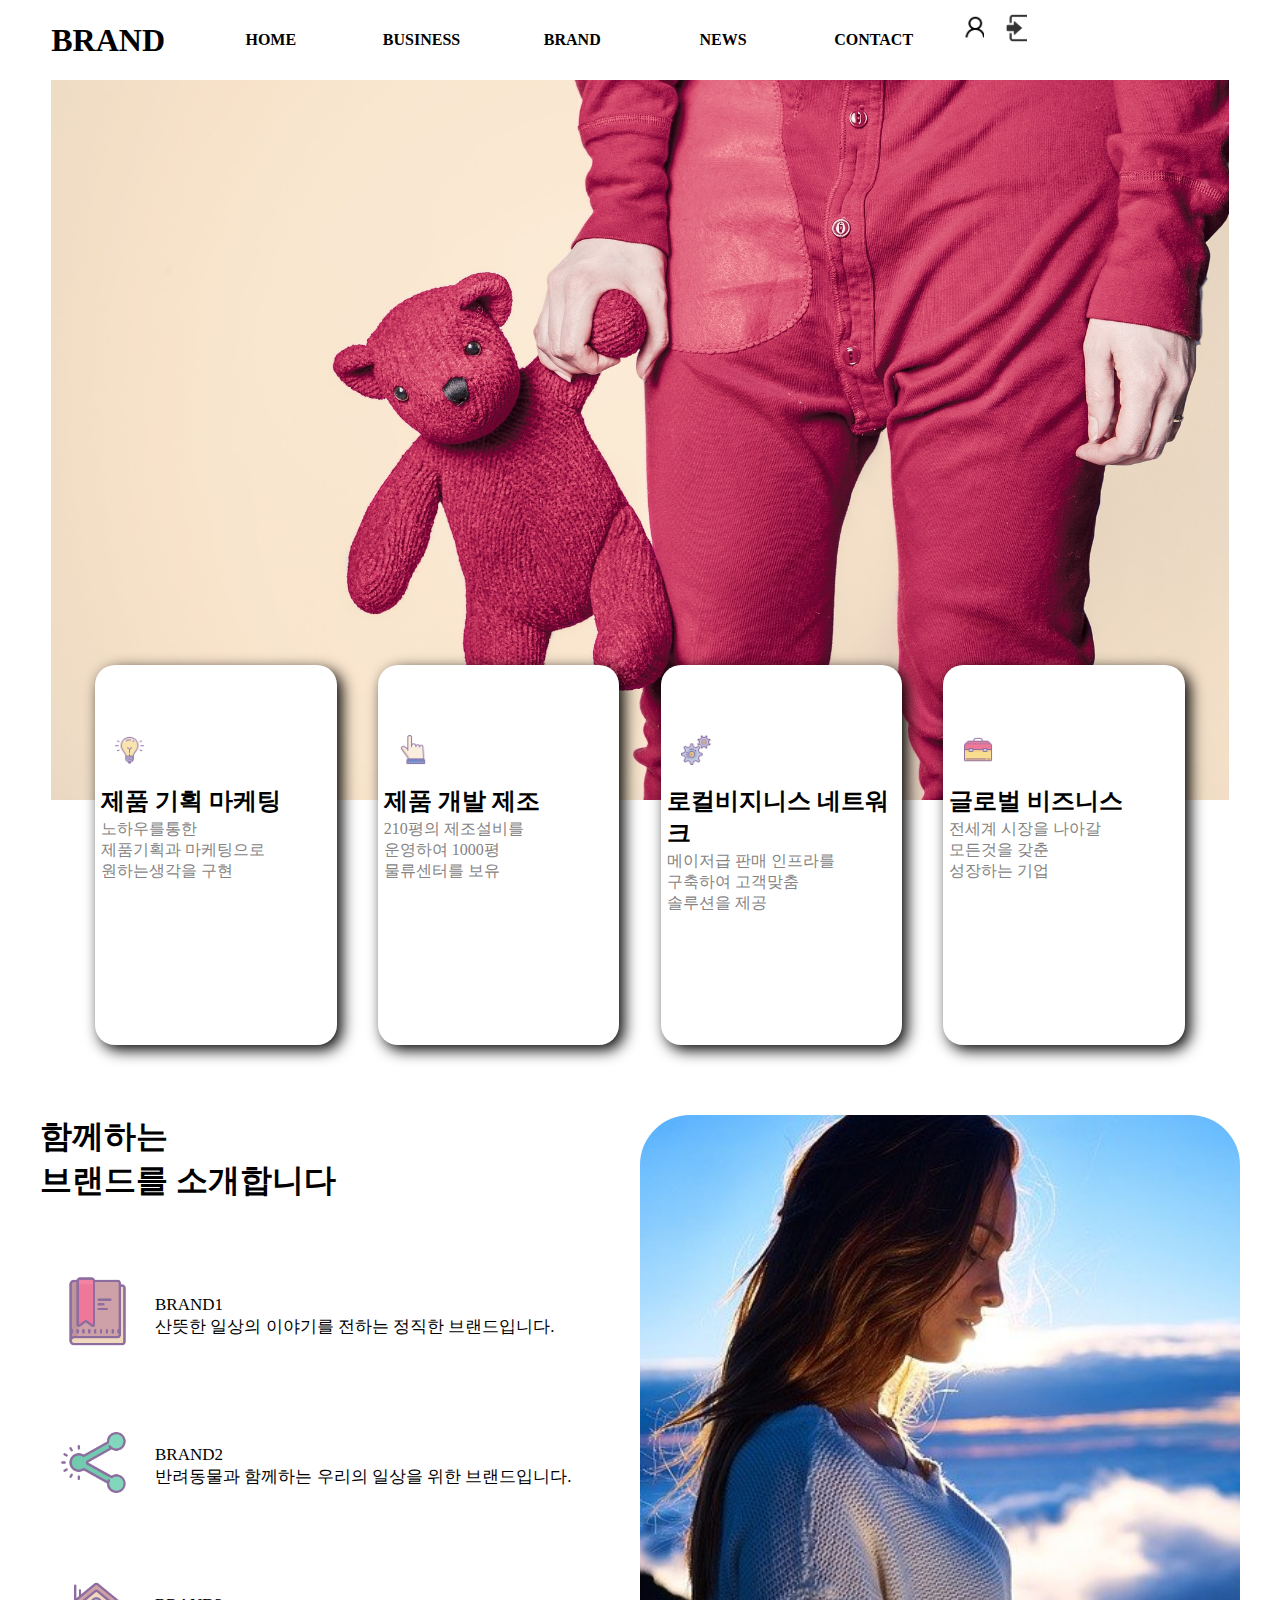
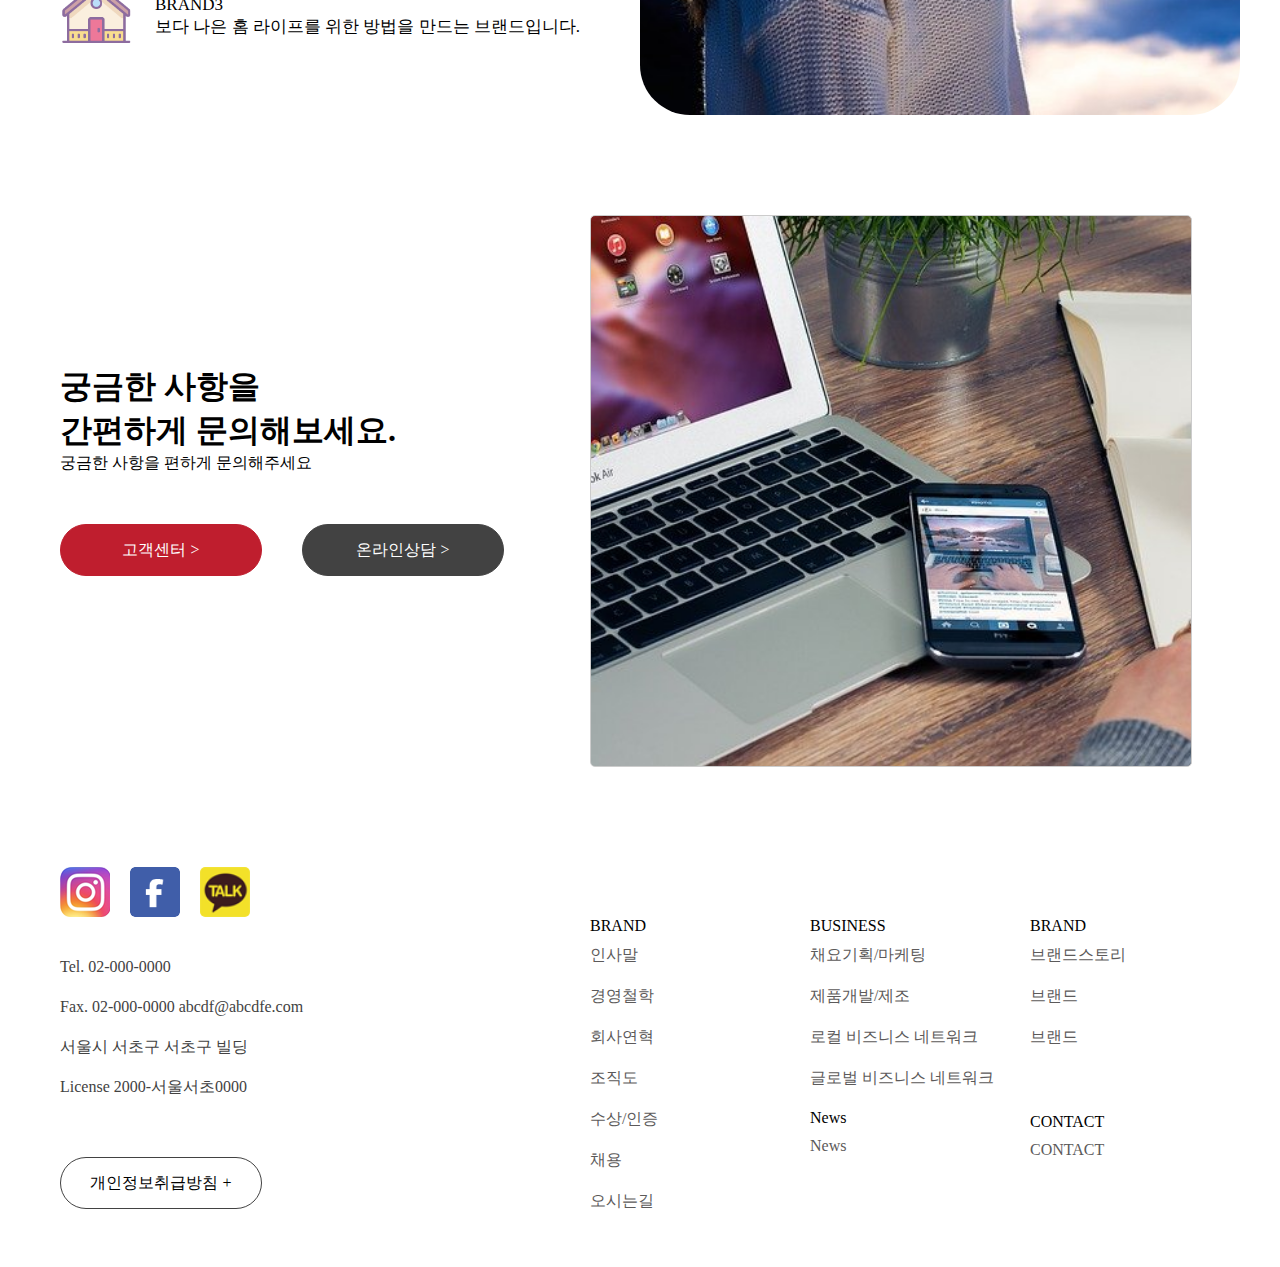
<file: 프로젝트3/index.html>
<!DOCTYPE html>
<html lang="ko">
<head>
    <meta charset="UTF-8">
    <meta http-equiv="X-UA-Compatible" content="IE=edge">
    <meta name="viewport" content="width=device-width, initial-scale=1.0">
    <title>Document</title>
    <link rel="stylesheet" href="style.css">
    <script src="./js/main.js"></script>
   
    <script>
        $(document).ready(function(){
            $('.picture02').hide()
            $('.picture03').hide()
            $('.picture01').show()

            
            $('.page2_text li').hover(function(){
                n=$(this).index()
                console.log(n)
                color()
             //   $('.page2_text li').eq(n).addClass('on')
              //  $('.page2_text h2').eq(n).addClass('on1')
            },
            function(){
                $('.page2_text h2').removeClass('on1')
                $(this).removeClass('on')
          
             
           
      
            })

            $('.page3_left li').hover(function(){
                var t=$(this).index()
                console.log(t)
                if(t==0){
                    $('.picture01').fadeIn(1000)
                    $('.picture02').hide()
                    $('.picture03').hide()

                }if(t==1){
                    $('.picture02').fadeIn(1000)
                    $('.picture01').hide()
                    $('.picture03').hide()
                }if(t==2){
                    $('.picture03').fadeIn(1000)
                    $('.picture02').hide()
                    $('.picture01').hide()
                }
                $(this).addClass('on')
            },function(){
                $(this).removeClass('on')
            })




        function color(){
            $('.page2_text li').eq(n).addClass('on')
                $('.page2_text h2').eq(n).addClass('on1')
                
             
        }




        $('.footer_left .info').hover(function(){
            $(this).addClass('on')
            
        },
        function(){
            $(this).removeClass('on')
        }
        )

        $('.nav_m li').hover(function(){
            v=$(this).index()
            $('.nav_m li').eq(v).addClass('on')
        },
        function(){
            $(this).removeClass('on')
        }
        )
       
        })
    </script>
</head>
<body>
    <div id="wrap">
        <header>
            <div class="header_in">
                <h1 class="logo"> BRAND</h1>
                <nav>
                    <div class="nav_menu">
                        <ul class="nav_m">
                            <li><a href="#">HOME</a></li>
                            <li><a href="#">BUSINESS</a></li>
                            <li><a href="#">BRAND</a></li>
                            <li><a href="#">NEWS</a></li>
                            <li><a href="#">CONTACT</a></li>      
                        </ul>
                        
                    </div>
                    <div class="burger">      
                    <ul>
                        <li><a href="#"></a></li> 
                        <li><a href="#"></a></li>
                    </ul>
                            
                        </div>
                    </div>
                </nav>
            </div>
        </header>
   
        <section>
                <div class="page1_contents"> </div>     
        </section>
        <section>
            <div class="page2_contents">
               
                <div class="page2_text">
                    <ul>
                       <li><div class="more1">
                    
                       </div>
                    <h2>제품 기획 마케팅</h2>
                    <p>노하우를통한<br>
                    제품기획과 마케팅으로<br>
                원하는생각을 구현
            <span class="more">MoreView</span></p>
                    </li> 
                    <li><div class="more2">
                    
                    </div>
                    <h2>제품 개발 제조</h2>
                    <p>210평의 제조설비를<br>
                    운영하여 1000평 <br>
                물류센터를 보유
            <span class="more">MoreView</span></p>
                    </li> 
                    <li><div class="more3">
                    
                    </div>
                    <h2>로컬비지니스 네트워크</h2>
                    <p>메이저급 판매 인프라를<br>
                    구축하여 고객맞춤<br>
                솔루션을 제공
            <span class="more">MoreView</span></p>
                    </li> 
                    <li><div class="more4">
                    
                    </div>
                    <h2>글로벌 비즈니스</h2>
                    <p>전세계 시장을 나아갈<br>
                모든것을 갖춘<br>
                성장하는 기업 
            <span class="more">MoreView</span></p>
                    </li> 

                    </ul>
                </div>

            </div>
        </section>
        <section>
            <div class="page3">
                <div class="page3_left">
                    <h1> 함께하는<br>
                    브랜드를 소개합니다</h1>
                    <div class="page3_text">
                        <ul>
                            <li><div class="p3icon"></div>
                            <p>BRAND1<br>
                        산뜻한 일상의 이야기를 전하는 정직한 브랜드입니다.</p</li>
                        <li><div class="p3icon1"></div>
                            <p>BRAND2<br>
                        반려동물과 함께하는 우리의 일상을 위한 브랜드입니다.</p</li>
                        <li><div class="p3icon2"></div>
                            <p>BRAND3<br>
                        보다 나은 홈 라이프를 위한 방법을 만드는 브랜드입니다.</p</li>

                        </ul>
                    </div>

                </div>
                <div class="page3_right">
                    <ul class="picture">
                        <li class="picture01"></li>
                        <li class="picture02"></li>
                        <li class="picture03"></li>


                    </ul>

                </div>

            </div>
        </section>
        <section>
            <div class="help">
            <div class="help_left">
                <div class="left_text">
                <h1>궁금한 사항을 <br>
                    간편하게 문의해보세요.<br></h1>
                    <br<p> 궁금한 사항을 편하게 문의해주세요</p>
                </div>
                <ul>
                    <li>고객센터 ></li>
                    <li>온라인상담 ></li>
                </ul>
            </div>
            <div class="help_right">

            </div>
        </div>
        </section>
        <section> 
                <footer>
                    <div class="footer_left">
                        <div class="footer_icons">
                            <div></div>
                            <div></div>
                            <div></div>
                        </div>
                        <div class="footer_text">
                           <p>Tel. 02-000-0000
                            <br> Fax. 02-000-0000 abcdf@abcdfe.com
                           <br>  서울시 서초구 서초구  빌딩
                            <br>License 2000-서울서초0000
                            
                        </p></div>
                        <div class="info">
                            개인정보취급방침 +
                        </div>

                    </div>
                    <div class="footer_right">
                        <div class="right_text">
                            <ul>
                                <li><span>BRAND</span>
                                <p>인사말</p>
                                <p>경영철학</p>                                    
                                <p>회사연혁</p>                                    
                                <p>조직도</p>                                    
                                <p>수상/인증</p>                                    
                                <p>채용</p>                                    
                                <p>오시는길</p>        
                                </li>
                                <li><span>BUSINESS</span>
                                    <p>채요기획/마케팅</p>
                                    <p>제품개발/제조</p>                                    
                                    <p>로컬 비즈니스 네트워크</p>                                    
                                    <p>글로벌 비즈니스 네트워크</p>                                    
                                    <span>News</span>                                    
                                    <p>News</p></li>
                                <li><span>BRAND</span>
                                    <p>브랜드스토리</p>
                                    <p>브랜드</p>                                    
                                    <p>브랜드
                                    </p>
                                <div class="last_text">                 
                                    <span > CONTACT</span>
                                    <p class="last_p">CONTACT</p>
                                </div> 
                                </li>

                            </ul>

                        </div>

                    </div>
                </footer>
            
        </section>
    </div>
    
</body>
</html>
</file>
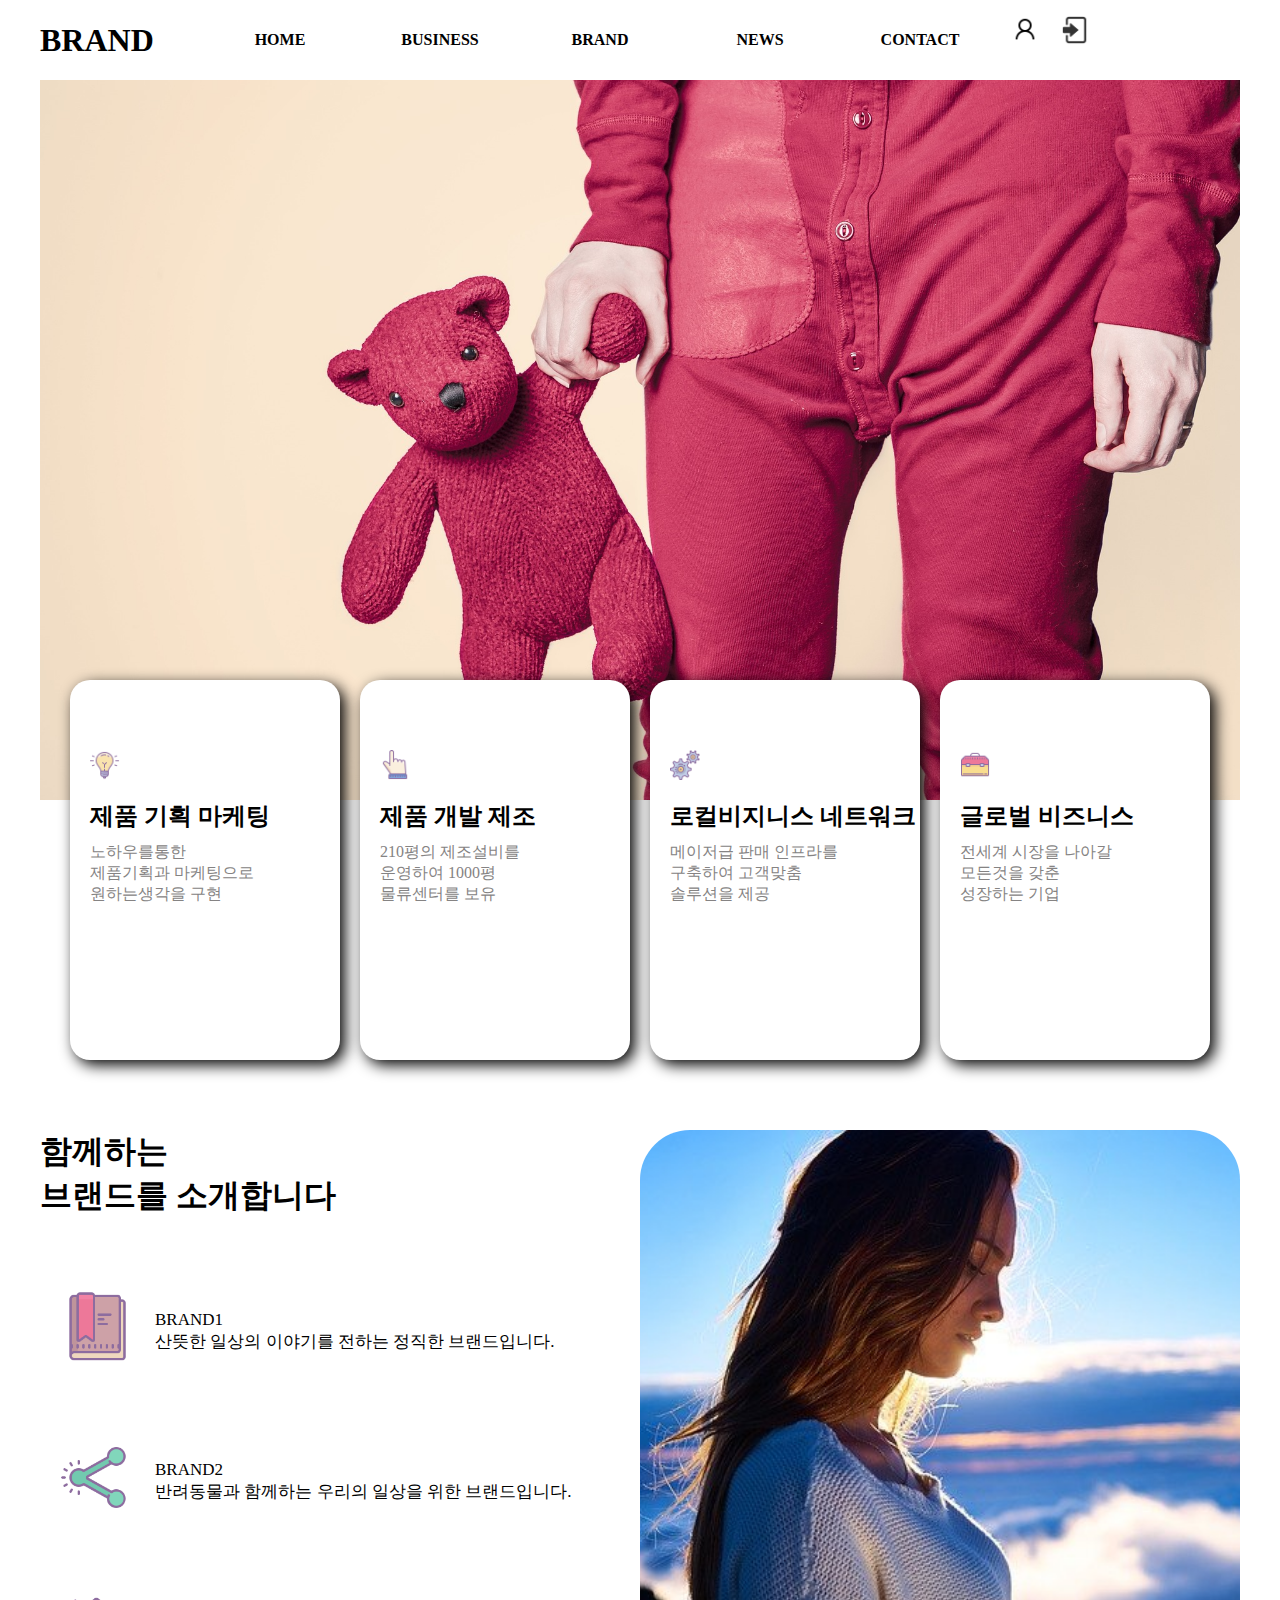
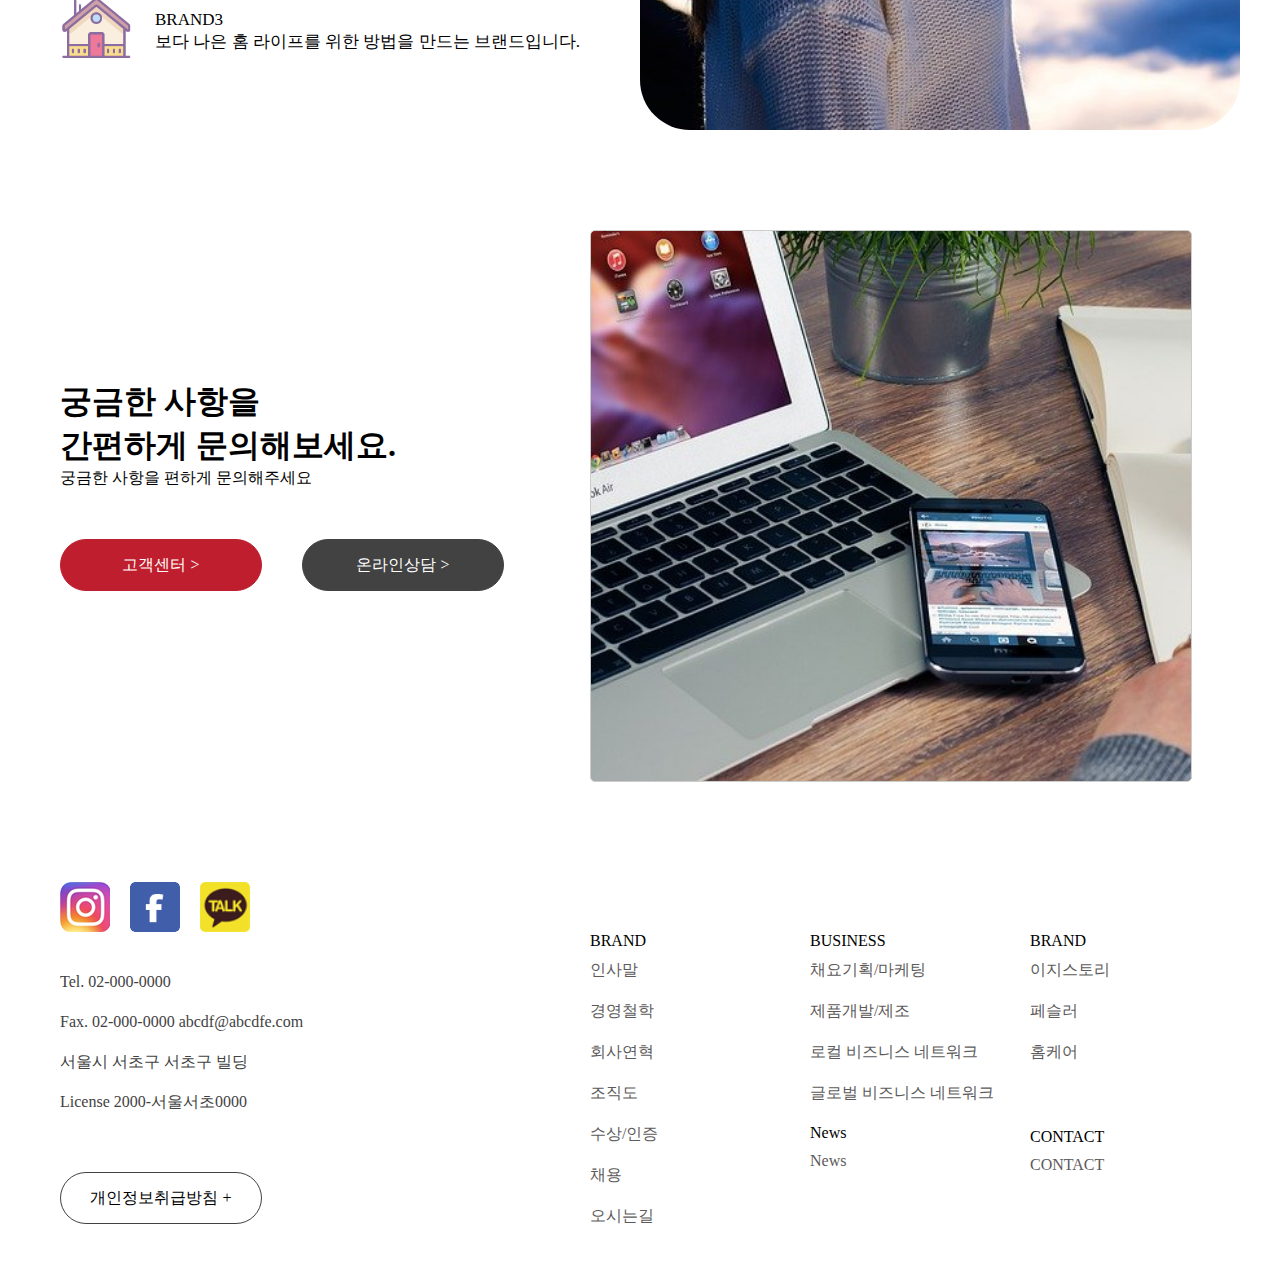
<file: 프로젝트3/프로젝트3/index.html>
<!DOCTYPE html>
<html lang="ko">
<head>
    <meta charset="UTF-8">
    <meta http-equiv="X-UA-Compatible" content="IE=edge">
    <meta name="viewport" content="width=device-width, initial-scale=1.0">
    <title>BRAND</title>
    <link rel="stylesheet" href="style.css">
    <script src="./js/main.js"></script>
   
    <script>
        $(document).ready(function(){
            $('.picture02').hide()
            $('.picture03').hide()
            $('.picture01').show()
            $('.m_menu').hide()

            
            $('.page2_text li').hover(function(){
                n=$(this).index()
                console.log(n)
                color()
             //   $('.page2_text li').eq(n).addClass('on')
              //  $('.page2_text h2').eq(n).addClass('on1')
            },
            function(){
                $('.page2_text h2').removeClass('on1')
                $(this).removeClass('on')
          
             
           
      
            })

            $('.page3_left li').hover(function(){
                var t=$(this).index()
                console.log(t)
                if(t==0){
                    $('.picture01').fadeIn(1000)
                    $('.picture02').hide()
                    $('.picture03').hide()

                }if(t==1){
                    $('.picture02').fadeIn(1000)
                    $('.picture01').hide()
                    $('.picture03').hide()
                }if(t==2){
                    $('.picture03').fadeIn(1000)
                    $('.picture02').hide()
                    $('.picture01').hide()
                }
                $(this).addClass('on')
            },function(){
                $(this).removeClass('on')
            })




        function color(){
            $('.page2_text li').eq(n).addClass('on')
                $('.page2_text h2').eq(n).addClass('on1')
                
             
        }




        $('.footer_left .info').hover(function(){
            $(this).addClass('on')
            
        },
        function(){
            $(this).removeClass('on')
        }
        )

        $('.nav_m li').hover(function(){
            v=$(this).index()
            $('.nav_m li').eq(v).addClass('on')
        },
        function(){
            $(this).removeClass('on')
        }
        )
        $('.onb').click(function(){
            $('.m_menu').slideToggle(800)
        })
        $('.m_menu li').hover(function(){
            $(this).addClass('on')
        },
        function(){
            $(this).removeClass('on')
        }
        )
       
        })
    </script>
</head>
<body>
    <div id="wrap">
        <header>
            <div class="header_in">
                <h1 class="logo"> BRAND</h1>
                <nav>
                    <div class="nav_menu">
                        <ul class="nav_m">
                            <li><a href="#">HOME</a></li>
                            <li><a href="#">BUSINESS</a></li>
                            <li><a href="#">BRAND</a></li>
                            <li><a href="#">NEWS</a></li>
                            <li><a href="#">CONTACT</a></li>      
                        </ul>
                    </div>

                        <div class="m_menu">
                            <ul>
                                <li><a href="#">HOME</a></li>
                                <li><a href="#">BUSINESS</a></li>
                                <li><a href="#">BRAND</a></li>
                                <li><a href="#">NEWS</a></li>
                                <li><a href="#">CONTACT</a></li>     
                                <li><a href="#">Login</a></li>
                                <li><a href="#">회원가입</a></li>


                            </ul>
                        </div>
                        <div class="onb"></div>
                    <div class="burger">      
                    <ul>
                        <li><a href="#"></a></li> 
                        <li><a href="#"></a></li>
                    </ul>
                            
                        </div>
                    </div>
                </nav>
            </div>
        </header>
   
        <section>
                <div class="page1_contents">

                </div>
                
            </div>
        </section>
        <section class="page2_section">
            <div class="page2_contents">
               
                <div class="page2_text">
                    <ul class="page2_info">
                       <li><div class="more1">
                    
                       </div>
                    <h2>제품 기획 마케팅</h2>
                    <p>노하우를통한<br>
                    제품기획과 마케팅으로<br>
                원하는생각을 구현
            <span class="more">MoreView</span></p>
                    </li> 
                    <li><div class="more2">
                    
                    </div>
                    <h2>제품 개발 제조</h2>
                    <p>210평의 제조설비를<br>
                    운영하여 1000평 <br>
                물류센터를 보유
            <span class="more">MoreView</span></p>
                    </li> 
                    <li><div class="more3">
                    
                    </div>
                    <h2>로컬비지니스 네트워크</h2>
                    <p>메이저급 판매 인프라를<br>
                    구축하여 고객맞춤<br>
                솔루션을 제공
            <span class="more">MoreView</span></p>
                    </li> 
                    <li><div class="more4">
                    
                    </div>
                    <h2>글로벌 비즈니스</h2>
                    <p>전세계 시장을 나아갈<br>
                모든것을 갖춘<br>
                성장하는 기업 
            <span class="more">MoreView</span></p>
                    </li> 

                    </ul>
                </div>

            </div>
        </section>
        <section>
            <div class="page3">
                <div class="page3_left">
                    <h1> 함께하는<br>
                    브랜드를 소개합니다</h1>
                    <div class="page3_text">
                        <ul>
                            <li><div class="p3icon"></div>
                            <p>BRAND1<br>
                        산뜻한 일상의 이야기를 전하는 정직한 브랜드입니다.</p</li>
                        <li><div class="p3icon1"></div>
                            <p>BRAND2<br>
                        반려동물과 함께하는 우리의 일상을 위한 브랜드입니다.</p</li>
                        <li><div class="p3icon2"></div>
                            <p>BRAND3<br>
                        보다 나은 홈 라이프를 위한 방법을 만드는 브랜드입니다.</p</li>

                        </ul>
                    </div>

                </div>
                <div class="page3_right">
                    <ul class="picture">
                        <li class="picture01"></li>
                        <li class="picture02"></li>
                        <li class="picture03"></li>


                    </ul>

                </div>

            </div>
        </section>
        <section class="help_page">
            <div class="help">
            <div class="help_left">
                <div class="left_text">
                <h1>궁금한 사항을 <br>
                    간편하게 문의해보세요.</h1>
                <p> 궁금한 사항을 편하게 문의해주세요</p>
                </div>
                <ul>
                    <li>고객센터 ></li>
                    <li>온라인상담 ></li>
                </ul>
            </div>
            <div class="help_right">

            </div>
        </div>
        </section>
        <section class="footer_page"> 
                <footer>
                    <div class="footer_left">
                        <div class="footer_icons">
                            <div></div>
                            <div></div>
                            <div></div>
                        </div>
                        <div class="footer_text">
                           <p>Tel. 02-000-0000<br>
                            Fax. 02-000-0000 abcdf@abcdfe.com
                           <br>  서울시 서초구 서초구  빌딩
                            <br>License 2000-서울서초0000</p>
                            
                        </div>
                        <div class="info">
                            개인정보취급방침 +
                        </div>

                    </div>
                    <div class="footer_right">
                        <div class="right_text">
                            <ul>
                                <li><span>BRAND</span>
                                <p>인사말</p>
                                <p>경영철학</p>                                    
                                <p>회사연혁</p>                                    
                                <p>조직도</p>                                    
                                <p>수상/인증</p>                                    
                                <p>채용</p>                                    
                                <p>오시는길</p>        
                                </li>
                                <li><span>BUSINESS</span>
                                    <p>채요기획/마케팅</p>
                                    <p>제품개발/제조</p>                                    
                                    <p>로컬 비즈니스 네트워크</p>                                    
                                    <p>글로벌 비즈니스 네트워크</p>                                    
                                    <span>News</span>                                    
                                    <p>News</p></li>
                                <li><span>BRAND</span>
                                    <p>이지스토리</p>
                                    <p>페슬러</p>                                    
                                    <p>홈케어</p>
                                <div class="last_text">                 
                                    <span > CONTACT</span>
                                    <p class="last_p">CONTACT</p>
                                </div> 
                                </li>

                            </ul>

                        </div>

                    </div>
                </footer>
            
        </section>
    </div>
    
</body>
</html>
</file>
<file: 프로젝트3/style.css>
*{margin: 0; padding: 0;}
section{width: 100%; height: 50vh; 
}
li,ul{list-style: none;}
a{text-decoration: none;}


#wrap{width: 100%;}
header{width: 100%; 
    height: 80px;
}
.header_in{width:1200px;
    height: 80px; margin: 0 auto; }
.logo{width: 150px; height:80px;
    line-height: 80px; float: left;}
.nav{width: 1200px; float:left;}
.nav_menu{width: 100%;}
.nav_m{text-align: center;}
.nav_menu .nav_m li{ width: 140px; float: left; 
         height: 80px; margin-left: 20px; line-height: 80px;}
.nav_menu .nav_m li.on{background-color: #cccc;
transition: 1.0s all;}  

.nav_m li a{color:black; font-weight: bold;}
         


.burger{ 
width: 100px; height: 30px; float: left;
  line-height: 50px; margin-top: 15px;}
.burger li{width: 30px; height: 30px; float: left;
cursor: pointer;}
.burger li:nth-child(1){background: url(./image/pngwing.com\ \(1\).png); 
    background-size: cover; margin-left: 20px; }
.burger li:nth-child(2){background: url(./image/well.png);
    margin-left: 20px; background-size: cover;}



.page1_contents{width: 1200px; height: 80vh;
    margin: 0 auto; background: url(./image/pro3mainimg.jpg);
            background-size: cover; }



.page2_contents{width: 1200px; height: auto;
margin: 0 auto; 
align-items: center;}
.page2_contents ul{width: 100%; display: flex;
    justify-content:space-around;  }
.page2_contents ul li{width: 280px;
    border-radius: 20px;

background-color:white;
height: 380px;
}
.page2_text{margin: 150px 30px 30px 30px; color: rgb(133, 131, 131);} 
.page2_text li{box-shadow: 5px 5px 15px black;
                margin-left: 20px;}
.page2_text li:nth-child(1){margin-left: 0;}                
.page2_text h2{margin-top: 10px; color: black; margin-left: 20px;}
.page2_text p{margin-top: 10px; margin-left: 20px;}
.page2_text span{display: block; 
    width: 50px;
    margin-top: 50px;
    color: white; cursor: pointer;
 height: 80px; }

.page2_text .more1{background: url(./image/icons8-생각-64.png);
width: 30px; margin: 70px 50px 20px 20px;
 height: 30px; background-size: cover;}
.page2_text .more2{background: url(./image/icons8-손-커서-64.png);
    width: 30px; margin: 70px 50px 20px 20px;height: 30px; background-size: cover;}
.page2_text .more3{background: url(./image/icons8-services-64.png);
        width: 30px; margin: 70px 50px 20px 20px;
         height: 30px; background-size: cover;}
.page2_text .more4{background: url(./image/icons8-도구-상자-64.png);
            width: 30px; margin: 70px 50px 20px 20px;
             height: 30px; background-size: cover;}


.page2_text li.on{background-color: #bf1e2e;
color: white; transition: all 1.3s;

box-shadow: 10px 15px 20px rgb(0 0 0 / 19%);}
.page2_text h2.on1{color:white; transition: 1s all;}
.page3{width: 1200px; margin: 0 auto; 
        height: 50vh; }
.page3_left{width: 600px; position: relative;
     height: 700px; background-color: white; float: left;}
.page3_right{z-index: 600;
    width: 600px; height: 700px; float: right;
}
.page3_left li{cursor: pointer; font-size: 17px;;
    width: 600px;
    position: absolute;
    top: 100px;
    z-index: 999;
     height: 160px; margin-top: 30px;}
.page3_left li:nth-child(1){ top: 100px;}
.page3_left li:nth-child(2){ top: 250px;}
.page3_left li:nth-child(3){top: 400px;}

.page3_left  li p{margin: auto 0; 
   
    width: 100%; height: 100px; padding-top: 50px;
  text-align: left;}    
.page3_left li .p3icon{height: 75px;
     margin:30px 20px 0 20px; 
    width: 75px; display: inline-block;
      float: left; background: url(./image/icons8-서표-128.png);
        background-repeat: no-repeat; background-size: cover;}
.page3_left li .p3icon1{height: 75px;
            margin:30px 20px 0 20px; 
           width: 75px; display: inline-block;
             float: left; background: url(./image/icons8-공유-\(2\)-128.png);
               background-repeat: no-repeat; background-size: cover;}
.page3_left li .p3icon2{height: 75px;
                margin:30px 20px 0 20px; 
               width: 75px; display: inline-block;
                 float: left; background: url(./image/icons8-home-128.png);
                   background-repeat: no-repeat; background-size: cover;}
   
.page3_left li.on{transition: all 1.0s;
    border-radius: 30px;
    padding-right: 50px;
    color: white;   
   box-shadow:5px 5px 50px black;
    background-color: #bf1e2e;}
.page3_right .picture{width: 600px;
     height: 700px; position: relative;}
.page3_right .picture li{width: 600px; 
    border-radius: 50px; z-index: 100;
   height: 600px; position: absolute;}
.page3_right .picture li:nth-child(1){
background: url(./image/page3img1.jpg); background-position: center;
 background-repeat: no-repeat; background-size: cover; }
.page3_right .picture li:nth-child(2){background:url(./image/pgae3iim2.jpg);
    background-repeat: no-repeat; background-size: cover;
    background-position: center;}
.page3_right .picture li:nth-child(3){background: url(./image/page3img3.jpg);
    background-repeat: no-repeat; background-position: center;
     background-size: cover;}

.help{width: 1200px; height: 550px; 
    margin: 0 auto;
}
.help_left{width: 550px; height: 550px; 
    float: left; 
    align-items: center;
    }
.help_left .left_text{ width: 550px;
    margin: 150px 0 0 20px}
.help_left h1{}
.help_left p{}
.help_left ul{}
.help_left li{float: left;
 margin: 50px 20px 0 20px;
text-align: center;
width: 200px; height: 50px;
line-height: 50px;
cursor: pointer; 
background-color: #bf1e2e;
color:white;
border: 1px solid  #bf1e2e;; border-radius: 50px;}
    .help_left li:nth-child(2){
        background-color: #424242;
        border: 1px solid  #424242;
    }

.help_right{float: left; height: 550px;
    border: 1px solid #ccc; border-radius: 5px;
    width: 600px; background: url(./image/pro3page4.jpg);
background-repeat: no-repeat; background-size: cover;}
    

footer{width: 1200px; margin: 0 auto; 
      height: 300px;}


.footer_left{width: 500px; height: 500px;
    float: left;} 
.footer_icons{width: 100%; float: left;
    margin-top: 100px;
    margin-bottom: 30px;
  }
.footer_icons >div{border-radius: 5px; margin-left: 20px;}
.footer_icons > div:nth-child(1){width: 50px;
    float: left; height: 50px; background-repeat: no-repeat; background-size: cover;
     background: url(./image/instar.png);}
.footer_icons > div:nth-child(2){
float: left; width: 50px; height: 50px;
    background: url(./image/fa.png);
    background-repeat: no-repeat; background-size: cover; }
.footer_icons > div:nth-child(3){ background: url(./image/akak.png);
       float: left; width: 50px; height: 50px;
       background-repeat: no-repeat; background-size: cover; }

.footer_text{width: 100%;
     float: none;
 
  padding: 20px 0 0 20px;
}

.footer_text p{color:#424242;
 line-height: 40px; font-weight: 400;}
.footer_left .info{width: 200px; height: 50px;
                border: 1px solid #424242;
                border-radius: 50px;
                line-height: 50px;
                text-align: center;
                margin-left: 20px;
                cursor: pointer;
            margin-top: 50px;}
.footer_left .info.on{background-color: #424242;
                        color: white;
                    transition: all 0.5s;}
            
                    




.footer_right{width: 700px;
                float: left;   height: 500px;
            }
.footer_right .right_text{margin:150px 0 0 30px;}
.footer_right .footer_text ul{width: 100%;}

.right_text ul li{width: 220px; float: left;
                    height: 300px;
                    }
.right_text  li span{color:black; padding: 20px; cursor: pointer;}   
.right_text li p{margin: 10px 0 20px 20px; cursor: pointer;
                    color: rgb(92, 90, 90);} 
.last_text{margin-top: 65px; color: black;}         
.last_p{ color: rgb(92, 90, 90);}



@media screen  and (max-width:1300px){
    .header_in{width: 92%;margin: 0 auto;}
    .logo{width: 11.5%;}
    .nav{width: 92%; float: left;}
    .nav_menu .nav_m li{width: 11.3%;
            margin-left: 1.5%; }
    .burger{width:20%; margin-top:1.1%;}
    .burger li{width:10%; margin-left:1.5% ;}
 
    .page1_contents{width: 92%; margin: 0 auto;}

    .page2_contents{width: 92%; margin: 0 auto;}
    .page2_contents ul li{width:21.5%;}
    .page2_text{margin: 11.5% 2.3% 2.3% 2.3%;}
}   .page2_text li{margin-left:0.7% ;}
    .page2_text h2{margin-top: 0.7%; margin-left:2.5% ;}
    .page2_text p{margin-top: 0.7%; margin-left: 2.5%;}
    .page2_text span{width:3.8%; margin-top:10%;}
</file>
<file: 프로젝트3/프로젝트3/style.css>
*{margin: 0; padding: 0;}
section{width: 100%; height: 50vh; 
}
li,ul{list-style: none;}
a{text-decoration: none;}


#wrap{width: 100%;}
header{width: 100%; position: relative; 
    height: 80px;
}
.header_in{width:1200px;
    height: 80px; margin: 0 auto; }
.logo{width: 150px; height:80px;
    line-height: 80px; float: left;}
.nav{width: 1200px; float:left;}
.nav_menu{width: 100%;}
.nav_m{text-align: center;}
.nav_menu .nav_m li{ width: 140px; float: left; 
         height: 80px; margin-left: 20px; line-height: 80px;}
.nav_menu .nav_m li.on{background-color: #cccc;
transition: 1.0s all;}  

.nav_m li a{color:black; font-weight: bold;}
.m_menu{width: 100%; background-color: #a52f40;
     float: left; text-align: center;
        }
.m_menu li{height: 40px; margin-top: 3%; line-height: 40px;}
.m_menu li.on{background-color: #424242;}
.m_menu a{color: #f5f4f4;}
.onb{width: 48px; height: 48px;
    background-size: cover; 
background-repeat: no-repeat; background: url(./image/icons8-원형-메뉴-48.png);
        position: absolute;
    right: 20px; top: 20px;}
         


.burger{ 
width: 100px; height: 30px; float: left;
  line-height: 50px; margin-top: 15px;}
.burger li{width: 30px; height: 30px; float: left;
cursor: pointer;}
.burger li:nth-child(1){background: url(./image/pngwing.com\ \(1\).png); 
    background-size: cover; margin-left: 20px; }
.burger li:nth-child(2){background: url(./image/well.png);
    margin-left: 20px; background-size: cover;}



.page1_contents{width: 1200px; height: 80vh;
    margin: 0 auto; background: url(./image/pro3mainimg.jpg);
            background-size: cover; }


.page2_section{height: 450px;}
.page2_contents{width: 1200px; height: auto;
margin: 0 auto;
align-items: center;}
.page2_contents ul{width: 100%; display: flex;
    justify-content:space-around;  }
.page2_contents ul li{width: 280px;
    border-radius: 20px;

background-color:white;
height: 380px;
}
.page2_text{margin: 150px 30px 30px 30px; color: rgb(133, 131, 131);} 
.page2_text li{box-shadow: 5px 5px 15px black;
                margin-left: 20px;}
.page2_text li:nth-child(1){margin-left: 0;}                
.page2_text h2{margin-top: 10px; color: black; margin-left: 20px;}
.page2_text p{margin-top: 10px; margin-left: 20px;}
.page2_text span{display: block; 
    width: 50px;
    margin-top: 50px;
    color: white; cursor: pointer;
 height: 80px; }

.page2_text .more1{background: url(./image/icons8-생각-64.png);
width: 30px; margin: 70px 50px 20px 20px;
 height: 30px; background-size: cover;}
.page2_text .more2{background: url(./image/icons8-손-커서-64.png);
    width: 30px; margin: 70px 50px 20px 20px;height: 30px; background-size: cover;}
.page2_text .more3{background: url(./image/icons8-services-64.png);
        width: 30px; margin: 70px 50px 20px 20px;
         height: 30px; background-size: cover;}
.page2_text .more4{background: url(./image/icons8-도구-상자-64.png);
            width: 30px; margin: 70px 50px 20px 20px;
             height: 30px; background-size: cover;}
.page2_text li.on{background-color: #bf1e2e;
color: white; transition: all 1.3s;

box-shadow: 10px 15px 20px rgb(0 0 0 / 19%);}
.page2_text h2.on1{color:white; transition: 1s all;}




.page3{width: 1200px; margin: 0 auto; 
        height: 50vh; }
.page3_left{width: 600px; position: relative;
     height: 700px; background-color: white; float: left;}
.page3_right{z-index: 600;
    width: 600px; height: 700px; float: right;
}
.page3_left li{cursor: pointer; font-size: 17px;;
    width: 600px;
    position: absolute;
    top: 100px;
    z-index: 999;
     height: 160px; margin-top: 30px;}
.page3_left li:nth-child(1){ top: 100px;}
.page3_left li:nth-child(2){ top: 250px;}
.page3_left li:nth-child(3){top: 400px;}

.page3_left  li p{margin: auto 0; 
   
    width: 100%; height: 100px; padding-top: 50px;
  text-align: left;}    
.page3_left li .p3icon{height: 75px;
     margin:30px 20px 0 20px; 
    width: 75px; display: inline-block;
      float: left; background: url(./image/icons8-서표-128.png);
        background-repeat: no-repeat; background-size: cover;}
.page3_left li .p3icon1{height: 75px;
            margin:30px 20px 0 20px; 
           width: 75px; display: inline-block;
             float: left; background: url(./image/icons8-공유-\(2\)-128.png);
               background-repeat: no-repeat; background-size: cover;}
.page3_left li .p3icon2{height: 75px;
                margin:30px 20px 0 20px; 
               width: 75px; display: inline-block;
                 float: left; background: url(./image/icons8-home-128.png);
                   background-repeat: no-repeat; background-size: cover;}
   
.page3_left li.on{transition: all 1.0s;
    border-radius: 30px;
    padding-right: 50px;
    color: white;   
   box-shadow:5px 5px 50px black;
    background-color: #bf1e2e;}


.page3_right .picture{width: 600px;
     height: 700px; position: relative;}
.page3_right .picture li{width: 600px; 
    border-radius: 50px; z-index: 100;
   height: 600px; position: absolute;}
.page3_right .picture li:nth-child(1){
background: url(./image/page3img1.jpg); background-position: center;
 background-repeat: no-repeat; background-size: cover; }
.page3_right .picture li:nth-child(2){background:url(./image/pgae3iim2.jpg);
    background-repeat: no-repeat; background-size: cover;
    background-position: center;}
.page3_right .picture li:nth-child(3){background: url(./image/page3img3.jpg);
    background-repeat: no-repeat; background-position: center;
     background-size: cover;}

.help{width: 1200px; height: 550px; 
    margin: 0 auto;
}
.help_left{width: 550px; height: 550px; 
    float: left; 
    align-items: center;
    }
.help_left .left_text{ width: 550px;
    margin: 150px 0 0 20px}
.help_left h1{}
.help_left p{}
.help_left ul{}
.help_left li{float: left;
 margin: 50px 20px 0 20px;
text-align: center;
width: 200px; height: 50px;
line-height: 50px;
cursor: pointer; 
background-color: #bf1e2e;
color:white;
border: 1px solid  #bf1e2e;; border-radius: 50px;}
    .help_left li:nth-child(2){
        background-color: #424242;
        border: 1px solid  #424242;
    }

.help_right{float: left; height: 550px;
    border: 1px solid #ccc; border-radius: 5px;
    width: 600px; background: url(./image/pro3page4.jpg);
background-repeat: no-repeat; background-size: cover;}
    

footer{width: 1200px; margin: 0 auto; 
      height: 500px;}


.footer_left{width: 500px; height: 500px;
    float: left;} 
.footer_icons{width: 100%; float: left;
    margin-top: 100px;
    margin-bottom: 30px;
  }
.footer_icons >div{border-radius: 5px; margin-left: 20px;}
.footer_icons > div:nth-child(1){width: 50px;
    float: left; height: 50px; background-repeat: no-repeat; background-size: cover;
     background: url(./image/instar.png);}
.footer_icons > div:nth-child(2){
float: left; width: 50px; height: 50px;
    background: url(./image/fa.png);
    background-repeat: no-repeat; background-size: cover; }
.footer_icons > div:nth-child(3){ background: url(./image/akak.png);
       float: left; width: 50px; height: 50px;
       background-repeat: no-repeat; background-size: cover; }

.footer_text{width: 100%;
     float: none;
 
  padding: 20px 0 0 20px;
}

.footer_text p{color:#424242;
 line-height: 40px; font-weight: 400;}
.footer_left .info{width: 200px; height: 50px;
                border: 1px solid #424242;
                border-radius: 50px;
                line-height: 50px;
                text-align: center;
                margin-left: 20px;
                cursor: pointer;
            margin-top: 50px;}
.footer_left .info.on{background-color: #424242;
                        color: white;
                    transition: all 0.5s;}
            
                    




.footer_right{width: 700px;
                float: left;   height: 500px;
            }
.footer_right .right_text{margin:150px 0 0 30px;}
.footer_right .footer_text ul{width: 100%;}

.right_text ul li{width: 220px; float: left;
                    height: 300px;
                    }
.right_text  li span{color:black; padding: 20px; cursor: pointer;}   
.right_text li p{margin: 10px 0 20px 20px; cursor: pointer;
                    color: rgb(92, 90, 90);} 
.last_text{margin-top: 65px; color: black;}         
.last_p{ color: rgb(92, 90, 90);}


.m_menu{display: none;}
    .onb{display: none;
            cursor: pointer;}


@media screen and (max-width:1100px){
    section{width: 100%; height: 800px;}
    .header_in{width: 92%;margin: 0 auto;}
    .logo{width: 11.5%;}
    .nav{width: 92%; float: left;}
    .nav_menu .nav_m li{width: 11.3%;
            margin-left: 1.5%; }
    .burger{width:20%; margin-top:1.1%;}
    .burger li{width:10%; margin-left:1.5% ;}
 
    .page1_contents{width: 100%; height: 800px;}

    .page2_section{ height: 450px;
     
               }
    .page2_contents{width: 100%; height: 400px;
              }
    .page2_contents ul li{width:24.5%;}
    .page2_text{margin: 11.5% 2.3% 2.3% 2.3%;}
    .page3{width: 100%; height: 800px;
         }
    .page3_left{width: 50%;}
    .page3_right{width: 50%;}
    .page3_left li{width:100%; margin-top: 2.7%;}
    .page3_right .picture{width: 100%;}
    .page3_right .picture li{ height: 600px;
                                width: 100%;}
    .help{width: 100%; height: 550px; margin: 0 auto;}
    .help_page{height: 550px;}
    .help_left{width: 45%; height: 550px;}
    .help_left .left_text{width: 50%; margin: 13% 0 0 1.8%;}
    .left_left li{margin: 4.5% 1.8% 0 1.8%;
                    width: 18.1%;}

    .help_right{width: 50%; height: 550px;}


    footer{width: 100%; margin: 0 auto;
            height: 500px;}
    .footer_page{height: 500px; }
    .footer_text{width: 100%; 
         padding:1.8% 0 0 1.8%}
    .footer_left{width: 45.5%; }
    .footer_left .info{width:40.1% ;}
    .footer_right{width: 50%; height: 500px;
       }
    .footer_right .right_text{margin: 20% 0 0 0;
    }
    .right_text ul li{width: 33%;}
    .m_menu{display: none;}
    .onb{display: none;}
}

@media screen and (max-width:768px){
.header_in{width:100%; z-index: 9999;
    background-color: white;}
.logo{width: 19.5%;}
.nav{width: 100%;}
.nav_menu .nav_m li{width: 9.2%;
                    margin-left: 2.2%;}

.burger{width: 11.2%;}
.burger li{width:30%; float: left;}
.page1_contents{width: 100%; background-position: center;}


.page2_section{height: 500px; width: 100%;}
.page2_contents{width:100%;
    }
.page2_contents ul li{width: 100%;}
.page2_text{width: 100%;}
}

@media screen and (max-width:767px){
.header_in{position: fixed;}
.nav{width: 100%;}
.logo{width: 19.5%;}
.nav_menu{display: none;}
.nav_menu .nav_m li{width: 18.2%;}
.burger{display: none;}
.m_menu{display: block;}
    .onb{display: block;}
    .page1_contents{width: 100%; background-position: center;}



    .page2_section{height: 400px; width: 100%;}

.page2_contents {width: 100%;}
.page2_contents .page2_text{width: 100%;}

.page2_info{display: flex; 
    justify-content: space-around;}

.page2_contents .page2_text{width: 100%; ;}
.page2_contents .page2_text li{ height: 230px;width:100%;}
.page2_text h2{font-size: 14px;}
.page2_text p{font-size: 12px;}
.page2_text span{font-size: 12px;
                    margin-top: 10%;}
.page2_text .more1{margin: 10% auto;}
.page2_text .more2{margin: 10% auto;}
.page2_text .more3{margin: 10% auto;}
.page2_text .more4{margin: 10% auto;}

.page3{width: 100%; height: 800px;}
.page3_left{width: 100%;}
.page3_right{display: none;}
.page3_left li{width:80%; margin-top: 2.7%;}


.help{width: 100%; height: 550px; margin: 0 auto;}
.help_page{height: 550px;}
.help_left{width: 45%; height: 350px;}
.left_text h1{font-size: 17px;}
.left_text p{font-size: 12px;}

.help_left .left_text{width: 50%; margin: 13% 0 0 10.3%;}
.help_left li{margin: 10.5% 1.8% 0 1.8%;
                width: 60%;}
.help_right{width: 50%; height: 350px;}

footer{width: 100%; margin: 0 auto;
    height: 500px;}
.footer_page{height: 500px; }
.footer_text{width: 100%; 
 padding:1.8% 0 0 1.8%}
.footer_left{width: 45.5%; }
.footer_left .info{width:90% ;}

.footer_right{width: 54%; height: 500px;
}
.footer_right .right_text{margin: 20% 0 0 0;}
.right_text ul li{width: 33%;}

.right_text  li span{color:black; padding: 10%; cursor: pointer;}   
.right_text li p{margin: 15% 0 3% 5%; cursor: pointer;
                    color: rgb(92, 90, 90);} 
.last_text{margin-top: 30%; color: black;}         
.last_p{ color: rgb(92, 90, 90);}
}

@media screen and (max-width:479px){
    .page2_section{height: 600px;}
    .page2_info{
        flex-wrap: wrap; width: 100%;
        height: 300px;
         }
    .page2_contents .page2_text{width: 100%; ;}
    .page2_contents ul{flex-wrap: wrap; 
                        justify-content:flex-end; }
    .page2_contents .page2_info li{width: 40%;
                     height: 220px;  margin: 3% auto; }
    .page2_text h2{font-size: 14px;}
    .page2_text p{font-size: 12px;}
    .page2_text span{font-size: 12px;
                        margin-top: 10%;}
    .page2_text .more1{margin: 10% auto;}
    .page2_text .more2{margin: 10% auto;}
    .page2_text .more3{margin: 10% auto;}
    .page2_text .more4{margin: 10% auto;}
    .page3_text li p{font-size: 10px;}
    .left_text h1{font-size: 13px; width: 100%;}
    .left_text p{font-size: 10px; width: 100%;}

    .help_left li{width: 80%;}



    footer{width: 100%; margin: 0 auto;
        height: 500px;}
    .footer_page{height: 500px; }
    .footer_icons{width: 100%;}
    .footer_icons >div{margin:0 1%; }
    .footer_text{width: 100%; 
     padding:1.8% 0 0 1.8%}
    .footer_text p{line-height: 30px;
    font-size: 12px;} 
    .footer_left{width: 45.5%; }
    .footer_left .info{width:80%;
                    margin-left: 1%;
                        font-size: 12px;}

    .footer_right{width: 54%; height: 500px;}

    .footer_right .right_text{margin: 50% 0 0 0;}
    .right_text ul li{width: 40%;
        font-size: 12px;}
    .right_text  li span{color:black; padding: 10%; cursor: pointer;}   
    .right_text li p{margin: 15% 0 3% 5%; cursor: pointer;
                    color: rgb(92, 90, 90);} 
    .last_text{display: none;}
    .right_text li:nth-child(2){display: none;}



}
</file>
